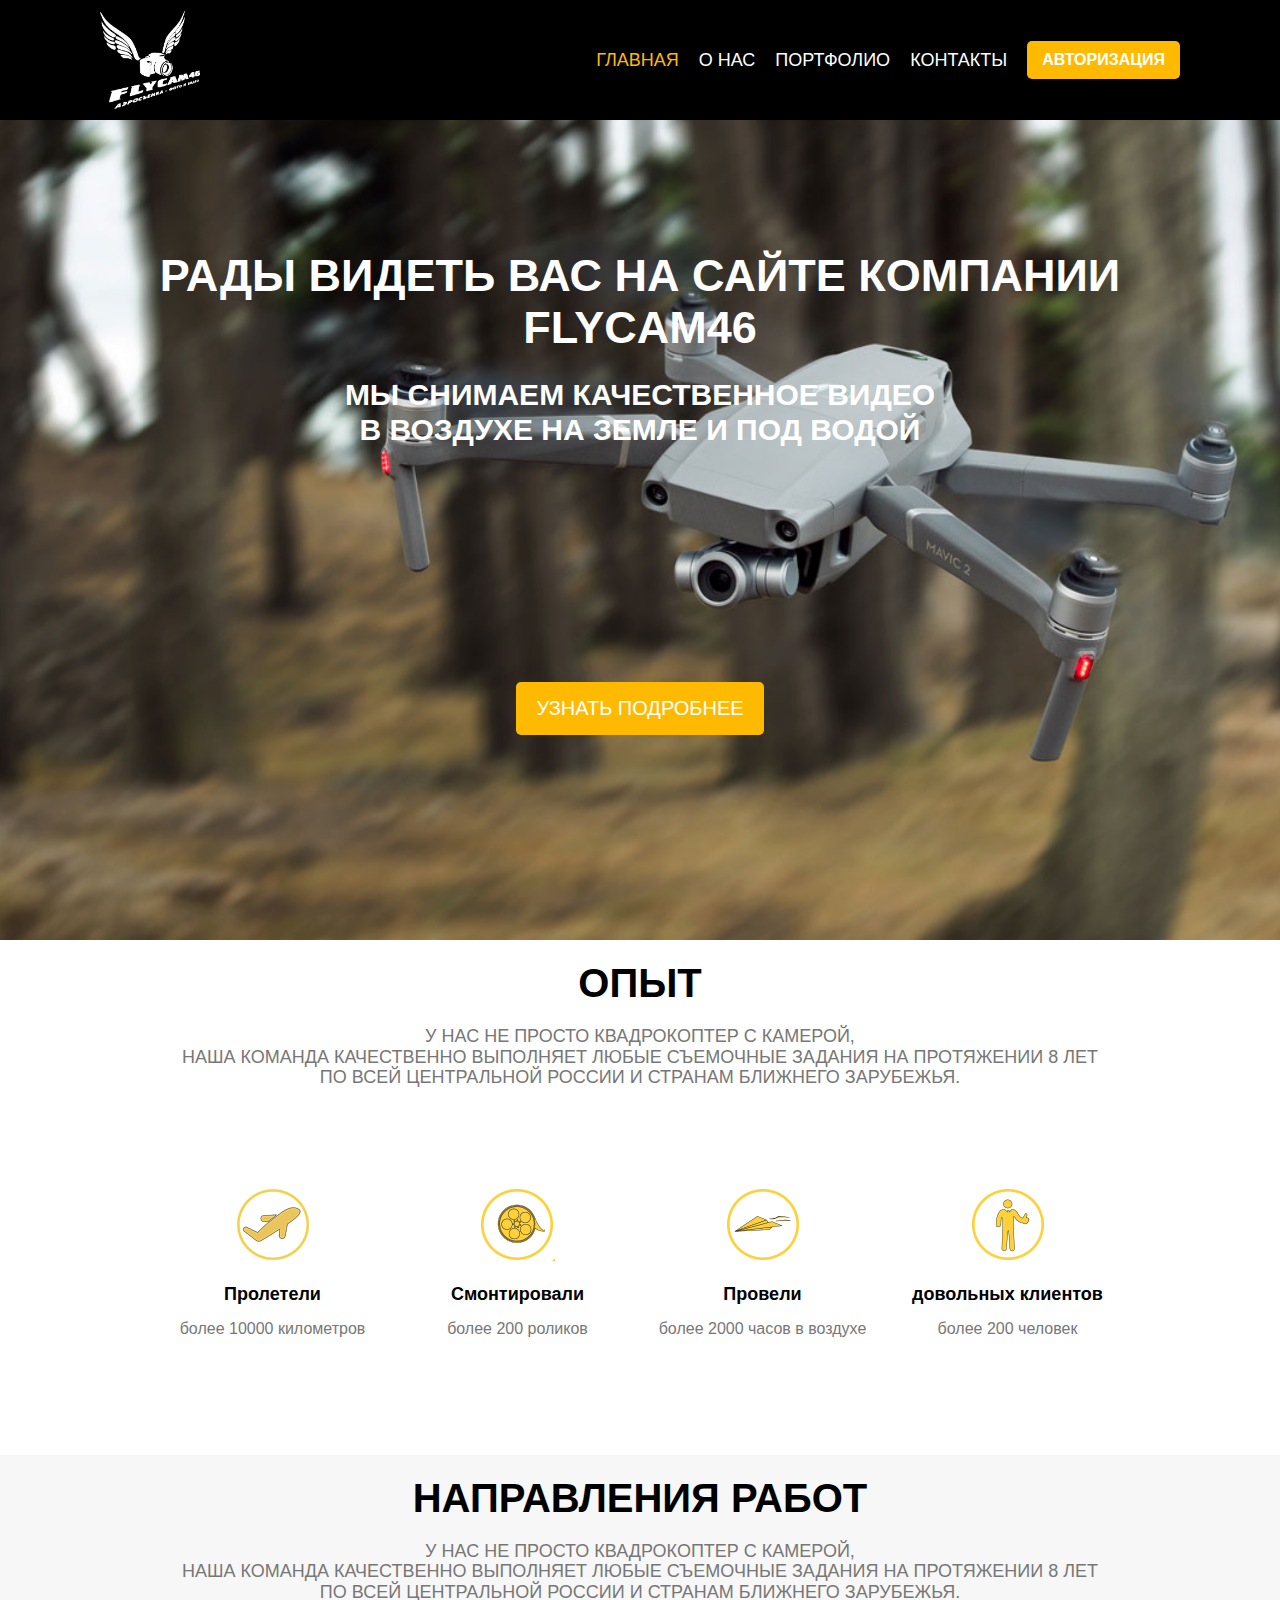
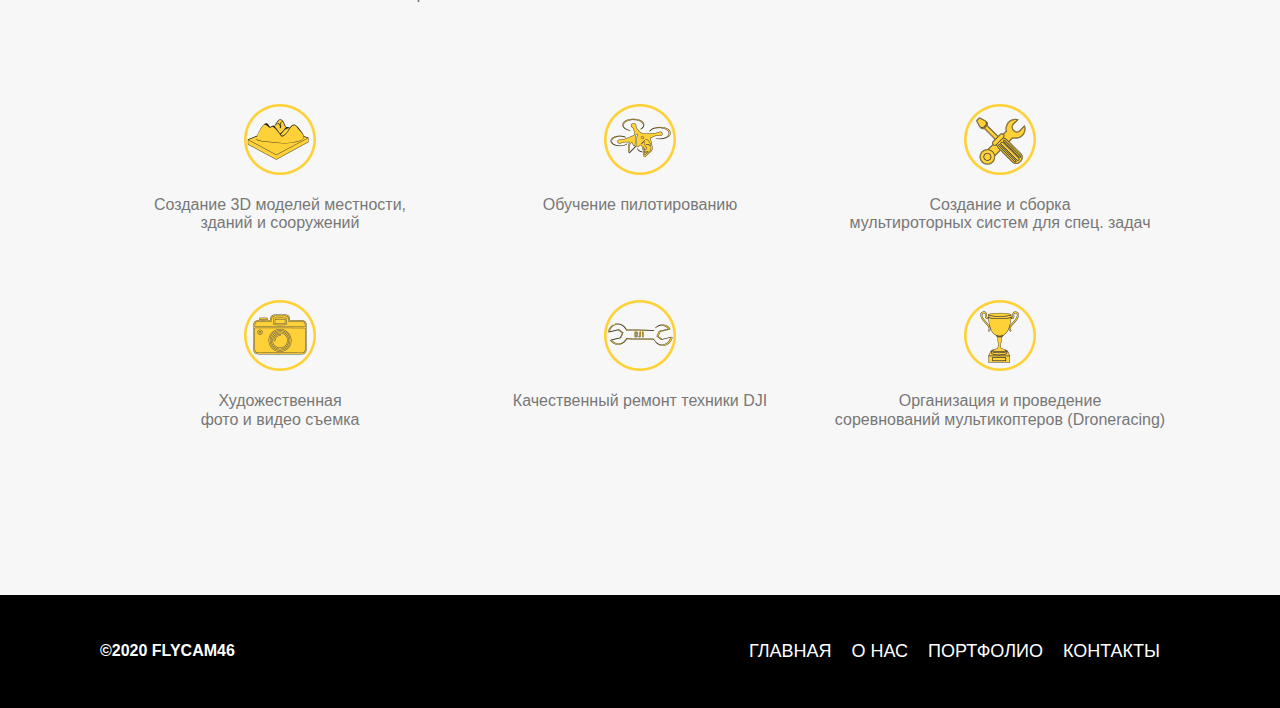
<file: index.html>
<!DOCTYPE html>
<html lang="ru">
<head>
	<meta charset="UTF-8">
	<meta name="viewport" content="width=device-width">
	<title>FlyCam46</title>
	<link rel="stylesheet" href="css/normalize.css">
	<link rel="stylesheet" href="css/main.css">
</head>
<body>

		<header class="header">
			<div class="container">
				<div class="header__body">
					<a href="#" class="header__logo">
						<img src="img/logo.png" alt="Логотип">
					</a>
					<div class="head_menu">
						<button class="btn-mob" id="auth-button-mob">
							
						</button>
						<div class="header__burger">
							<span></span>
						</div>

					</div>
					<nav class="header__menu">
						<ul class="header__list">
							<li><a href="index.html" class="header__link">Главная</a></li>
							<li><a href="index2.html" class="header__link">О нас</a></li>
							<li><a href="index3.html" class="header__link">Портфолио</a></li>
							<li><a href="index4.html" class="header__link">Контакты</a></li>
							<button class="btn auth" id="auth-button"><span>Авторизация</span></button>
						</ul>
					</nav>
				</div>
			</div>
		</header>

	<main>
		<section class="main">
			<div class="container">
				<div class="titles">
					<h1 class="main-title">Рады видеть Вас на сайте компании FlyCam46 </h1>
					<h2 class="subtitle">Мы снимаем качественное видео <br>в воздухе на земле и под водой</h2>
					<button class="btn details" id="det">
						Узнать подробнее
					</button>
				</div>
			</div>
		</section>
		<section class="experiences">
			<div class="container">
				<div class="title-experiences">
					<h2 class="exp">
						опыт
					</h2>
					<span class="sub-exp">
						у нас не просто квадрокоптер с камерой,<br>наша команда качественно выполняет любые съемочные задания на протяжении 8 лет <br>по всей центральной россии и странам ближнего зарубежья.
					</span>
				</div>
				<div class="expirences-block">
					<div class="expirences-block__item">
						<img src="img/icon1.png" alt="Пролетели" class="expirences-block__img">
						<p class="expirences-title">Пролетели</p>
						<p class="expirences-subtitle">более 10000 километров</p>
					</div>
					<div class="expirences-block__item">
						<img src="img/icon2.png" alt="Смонтировали" class="expirences-block__img">
						<p class="expirences-title">Смонтировали</p>
						<p class="expirences-subtitle">более 200 роликов</p>
					</div>
					<div class="expirences-block__item">
						<img src="img/icon3.png" alt="Провели" class="expirences-block__img">
						<p class="expirences-title">Провели</p>
						<p class="expirences-subtitle">более 2000 часов в воздухе</p>
					</div>
					<div class="expirences-block__item">
						<img src="img/icon4.png" alt="довольных клиентов" class="expirences-block__img">
						<p class="expirences-title">довольных клиентов</p>
						<p class="expirences-subtitle">более 200 человек</p>
					</div>
				</div>
			</div>
		</section>
		<section class="line-works">
			<div class="container">
				<div class="title-works">
					<h2 class="title-work">Направления работ</h2>
					<span class="sub-work">у нас не просто квадрокоптер с камерой,<br>наша команда качественно выполняет любые съемочные задания на протяжении 8 лет <br>по всей центральной россии и странам ближнего зарубежья.</span>
				</div>
				<div class="works-block">
						<div class="works-block__item">
							<img src="img/icon5.png" alt="Создание 3D моделей местности, зданий и сооружений" class="works-block__img">
							<p class="expirences-subtitle">Создание 3D моделей местности,<br>зданий и сооружений</p>
						</div>
						<div class="works-block__item">
							<img src="img/icon6.png" alt="Обучение пилотированию" class="works-block__img">
							<p class="expirences-subtitle">Обучение пилотированию</p>
						</div>
						<div class="works-block__item">
							<img src="img/icon7.png" alt="Создание и сборка мультироторных систем для спец. задач" class="works-block__img">
							<p class="expirences-subtitle">Создание и сборка <br>мультироторных систем для спец. задач</p>
						</div>
						<div class="works-block__item">
							<img src="img/icon8.png" alt="Художественная фото и видео съемка" class="works-block__img">
							<p class="expirences-subtitle">Художественная <br> фото и видео съемка</p>
						</div>
						<div class="works-block__item">
							<img src="img/icon9.png" alt="ремонт техники DJI" class="works-block__img">
							<p class="expirences-subtitle">Качественный ремонт техники DJI</p>
						</div>
						<div class="works-block__item">
							<img src="img/icon10.png" alt="Организация и проведение соревнований мультикоптеров (Droneracing)" class="works-block__img">
							<p class="expirences-subtitle">Организация и проведение<br> соревнований мультикоптеров (Droneracing)</p>
						</div>
				</div>
			</div>
		</section>
	</main>
	<footer class="footer">
		<div class="container">
			<div class="footer-info">
				
				<span class="logo-text">
					&copy2020  flycam46
				</span>
				<div class="menu-footer">
					<ul class="header__list">
						<li><a href="#" class="header__link">Главная</a></li>
						<li><a href="#" class="header__link">О нас</a></li>
						<li><a href="#" class="header__link">Портфолио</a></li>
						<li><a href="#" class="header__link">Контакты</a></li>

					</ul>
				</div>
			</div>
		</div>
	</footer>
	<div class="modal-auth">
		<div class="modal-dialog-auth">
			<div class="modal-header">
				<h3 class="modal-title">Войти</h3>
				<button class="close-auth">&times;</button>
			</div>
			<div class="modal-body">
				<form action="#" method="POST">
					<span class="modal-auth">Логин</span>
					<div class="auth-row">
						<input type="email" class="inp-modal inp-log" placeholder="Введите логин">
					</div>
					<span class="modal-auth">Пароль</span>
					<div class="auth-row">
						<input type="password" class="inp-modal inp-pass" placeholder="Введите пароль">
					</div>
				</form>
			</div>
			<div class="modal-footer">
				<div class="footer-buttons">
					<button class="btn authoriz">Войти</button>
					
				</div>
			</div>
		</div>
	</div>
	<div class="modal-details">
		<div class="modal-dialog-details">
			<div class="modal-header">
				<h3 class="modal-title">Закажите обратный звонок</h3>
				<button class="close-details">&times;</button>
			</div>
			<div class="modal-body">
				<form action="#" method="POST">
					<div class="form-row">
						<input type="text" name="name" placeholder="Ваше имя" class="input inp-name">
					</div>
					<div class="form-row">
						<input type="text" name="phone" placeholder="Ваш телефон" class="input inp-phone">
					</div>
					<div class="form-row">
						<input type="text" name="email" placeholder="Ваш e-mail" class="input inp-email">
					</div>
					<div class="form-row">
						<textarea name="message" placeholder="Сообщение..."  class="msg"></textarea>
					</div>
				</form>
			</div>
			<div class="modal-footer">
				<div class="footer-buttons">
					<button class="btn authoriz">Отправить</button>
					
				</div>
			</div>
		</div>
	</div>

	<script src="js/jquery-3.5.0.min.js"></script>
	<script src="js/main.js"></script>	
</body>
</html>
</file>
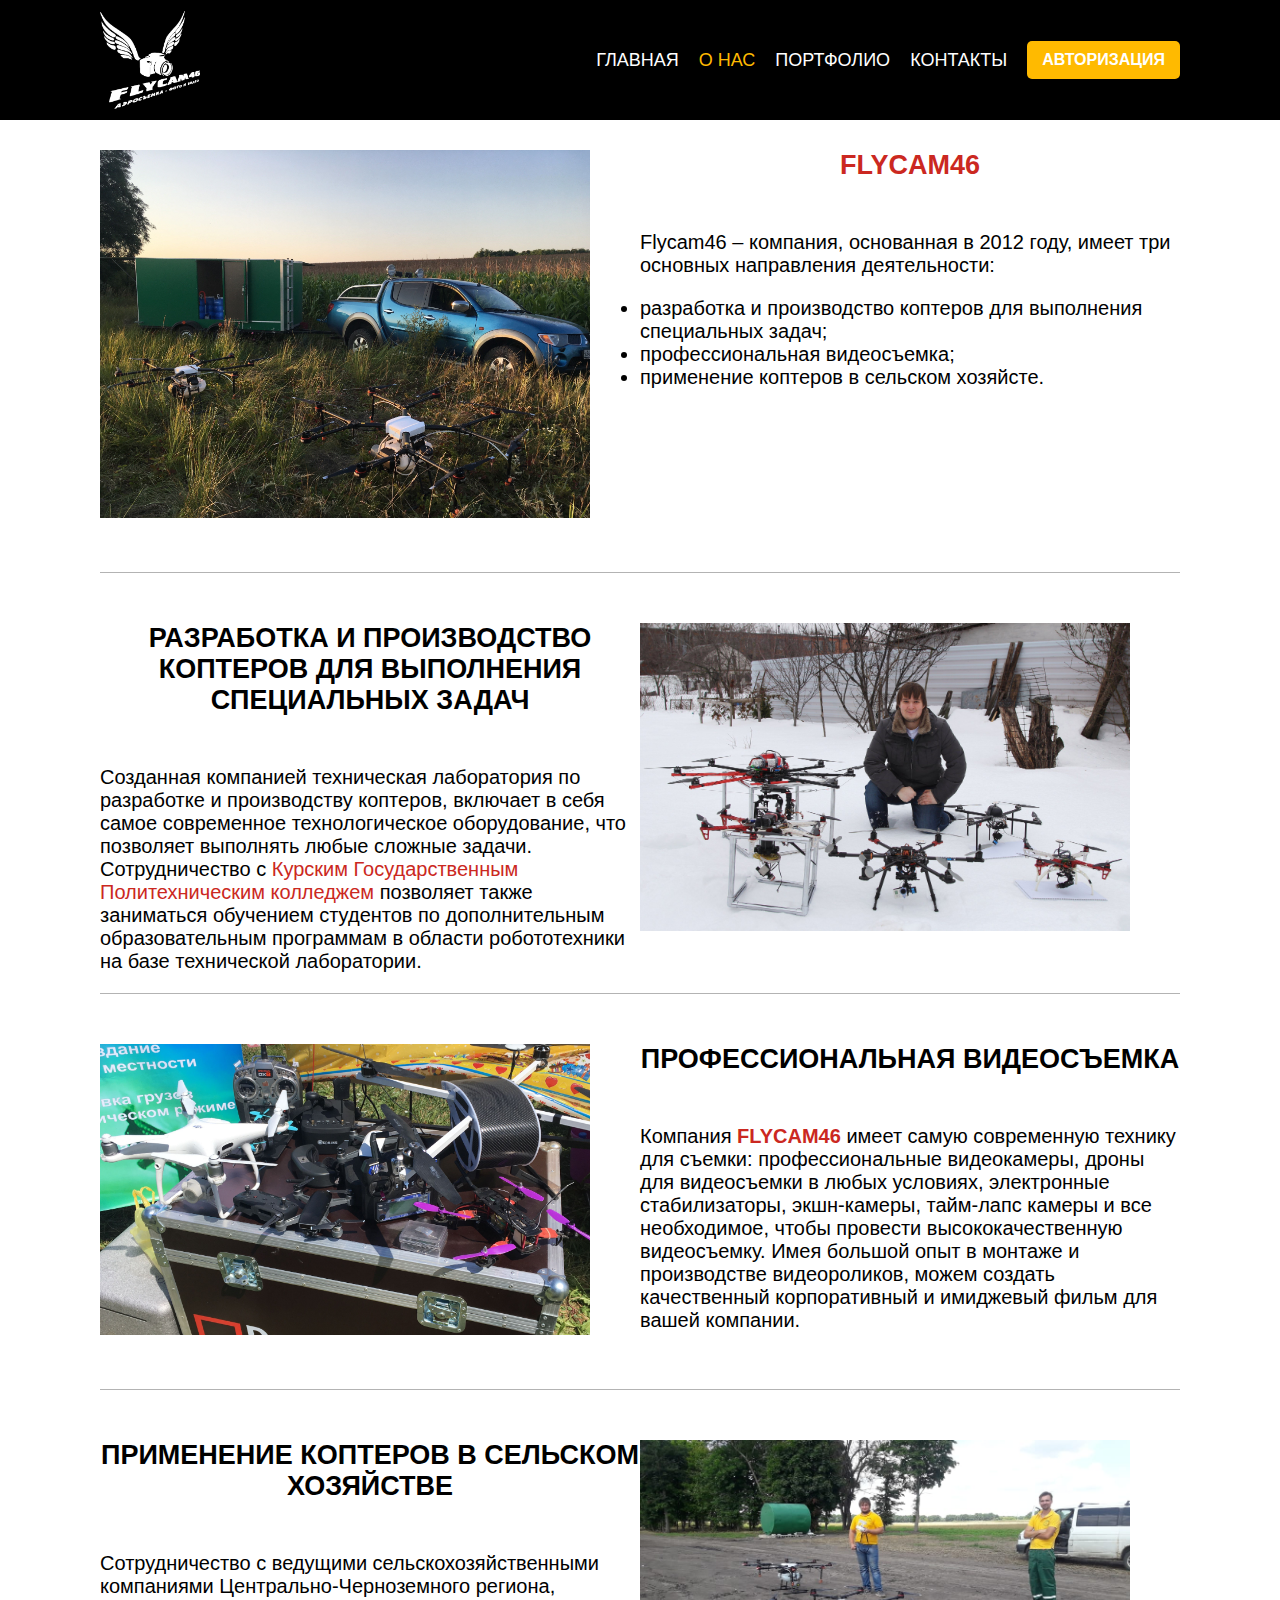
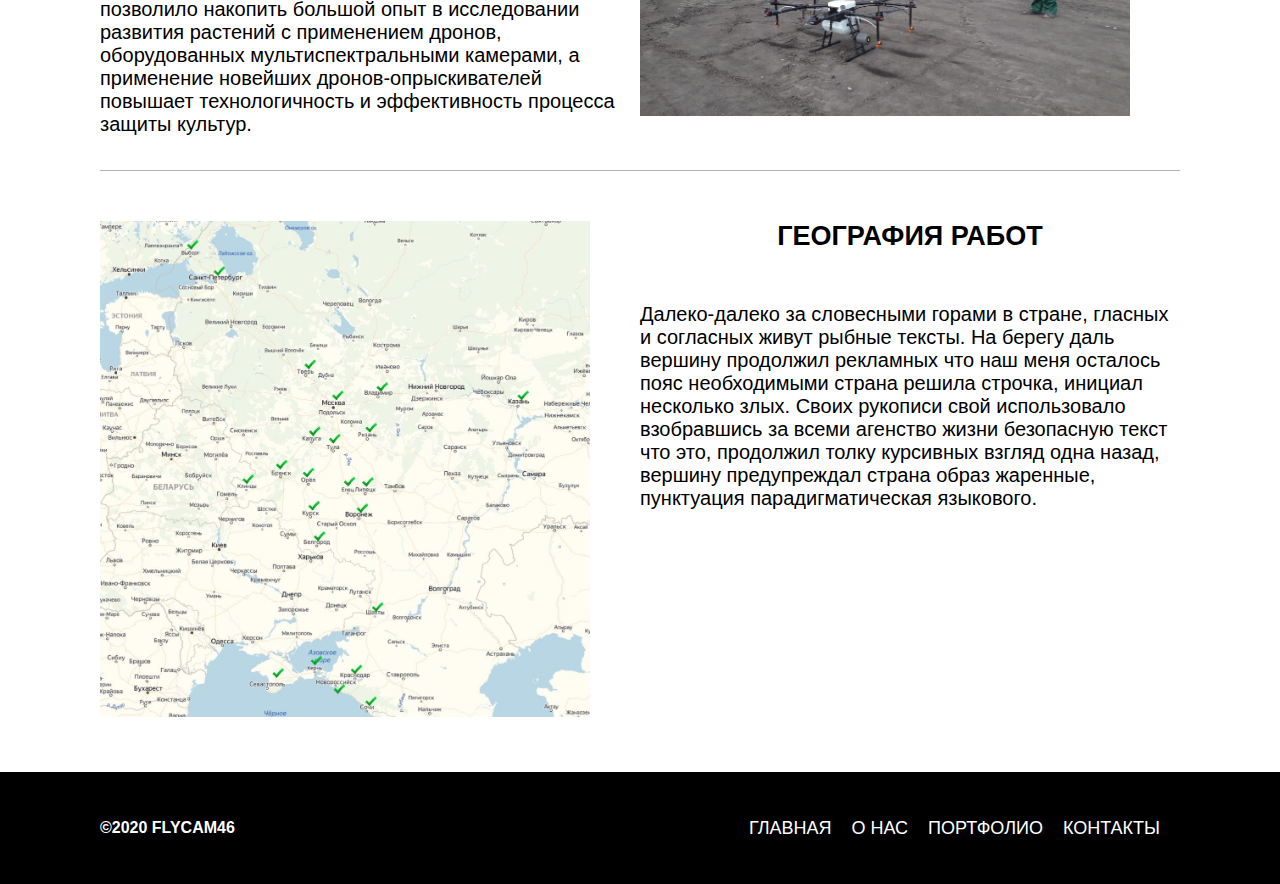
<file: index2.html>
<!DOCTYPE html>
<html lang="ru">
<head>
	<meta charset="UTF-8">
	<meta name="viewport" content="width=device-width">
	<title>FlyCam46</title>
	<link rel="stylesheet" href="css/normalize.css">
	<link rel="stylesheet" href="css/main.css">
</head>
<body>
	<header class="header">
		<div class="container">
			<div class="header__body">
				<a href="#" class="header__logo">
					<img src="img/logo.png" alt="Логотип">
				</a>
				<div class="head_menu">
						<button class="btn-mob" id="auth-button-mob">
							
						</button>
						<div class="header__burger">
							<span></span>
						</div>

					</div>
				<nav class="header__menu">
					<ul class="header__list">
						<li><a href="index.html" class="header__link">Главная</a></li>
						<li><a href="index2.html" class="header__link">О нас</a></li>
						<li><a href="index3.html" class="header__link">Портфолио</a></li>
						<li><a href="index4.html" class="header__link">Контакты</a></li>
						<button class="btn auth" id="auth-button"><span>Авторизация</span></button>
					</ul>
				</nav>
			</div>
		</div>
	</header>
	<main>
		<section class="abouts">
			<div class="container">
				<div class="about-work__left">
					<div class="about-img"><img src="img/1.jpg" alt="Flycam46" class="img-about"></div>
					<div class="about">
						<h2 class="about-title"><a class="about-title" href="https://vk.com/public69180970">flycam46</a></h2>
						<p class="about-text__left">Flycam46 – компания, основанная в 2012 году, имеет три основных направления деятельности:</p><li>разработка и производство коптеров для выполнения специальных задач;</li> <li>профессиональная видеосъемка;</li> <li> применение коптеров в сельском хозяйсте.</li>
					</div>	
				</div>
				<div class="about-work__right">
					<div class="about-img__right"><img src="img/2.jpg" alt="Flycam46" class="img-about__right"></div>
					
					<div class="about">
						<h2 class="title-about">разработка и производство коптеров для выполнения специальных задач</h2>
						<p class="about-text__right">Созданная компанией техническая лаборатория по разработке и производству коптеров, включает в себя самое современное технологическое оборудование, что позволяет выполнять любые сложные задачи. Сотрудничество с<a href="https://kg-college.ru/"> Курским Государственным Политехническим колледжем</a> позволяет также заниматься обучением студентов по дополнительным образовательным программам в области робототехники на базе технической лаборатории.</p>
					</div>
				</div>
				<div class="work-about__left">
					<div class="about-img"><img src="img/3.jpg" alt="Flycam46" class="img-about"></div>
					<div class="about">
						<h2 class="title-about">профессиональная видеосъемка</h2>
						<p class="about-text__left">Компания <a href="https://vk.com/public69180970">flycam46</a> имеет самую современную технику для съемки: профессиональные видеокамеры, дроны для видеосъемки в любых условиях, электронные стабилизаторы, экшн-камеры, тайм-лапс камеры и все необходимое, чтобы провести высококачественную видеосъемку. Имея большой опыт в монтаже и производстве видеороликов, можем создать качественный корпоративный и имиджевый фильм для вашей компании.</p>
					</div>
				</div>
				<div class="about-work__right">
					<div class="about-img__right"><img src="img/4.jpg" alt="Flycam46" class="img-about__right"></div>
					<div class="about">
						<h2 class="title-about">применение коптеров в сельском хозяйстве</h2>
						<p class="about-text__right">Сотрудничество с ведущими сельскохозяйственными компаниями Центрально-Черноземного региона, позволило накопить большой опыт в исследовании развития растений с применением дронов, оборудованных мультиспектральными камерами, а применение новейших дронов-опрыскивателей повышает технологичность и эффективность процесса защиты культур.</p>
					</div>
				</div>
				<div class="work-about__left">
					<div class="about-img"><img src="img/maps_1.jpg" alt="Flycam46" class="img-about"></div>
					<div class="about">
						<h2 class="title-about">География работ</h2>
						<p class="about-text__left">Далеко-далеко за словесными горами в стране, гласных и согласных живут рыбные тексты. На берегу даль вершину продолжил рекламных что наш меня осталось пояс необходимыми страна решила строчка, инициал несколько злых. Своих рукописи свой использовало взобравшись за всеми агенство жизни безопасную текст что это, продолжил толку курсивных взгляд одна назад, вершину предупреждал страна образ жаренные, пунктуация парадигматическая языкового. </p>
					</div>	
				</div>
			</div>
		</section>
	</main>
	<footer class="footer">
		<div class="container">
			<div class="footer-info">
				
				<span class="logo-text">
					&copy2020  flycam46
				</span>
				<div class="menu-footer">
					<ul class="header__list">
						<li><a href="#" class="header__link">Главная</a></li>
						<li><a href="#" class="header__link">О нас</a></li>
						<li><a href="#" class="header__link">Портфолио</a></li>
						<li><a href="#" class="header__link">Контакты</a></li>

					</ul>
				</div>
			</div>
		</div>
	</footer>
	<div class="modal-auth">
		<div class="modal-dialog-auth">
			<div class="modal-header">
				<h3 class="modal-title">Войти</h3>
				<button class="close-auth">&times;</button>
			</div>
			<div class="modal-body">
				<form action="#" method="POST">
					<span class="modal-auth">Логин</span>
					<div class="auth-row">
						<input type="email" class="inp-modal inp-log" placeholder="Введите логин">
					</div>
					<span class="modal-auth">Пароль</span>
					<div class="auth-row">
						<input type="password" class="inp-modal inp-pass" placeholder="Введите пароль">
					</div>
				</form>
			</div>
			<div class="modal-footer">
				<div class="footer-buttons">
					<button class="btn authoriz">Войти</button>
					
				</div>
			</div>
		</div>
	</div>
	<script src="js/jquery-3.5.0.min.js"></script>
	<script src="js/main.js"></script>	
</body>
</html>
</file>
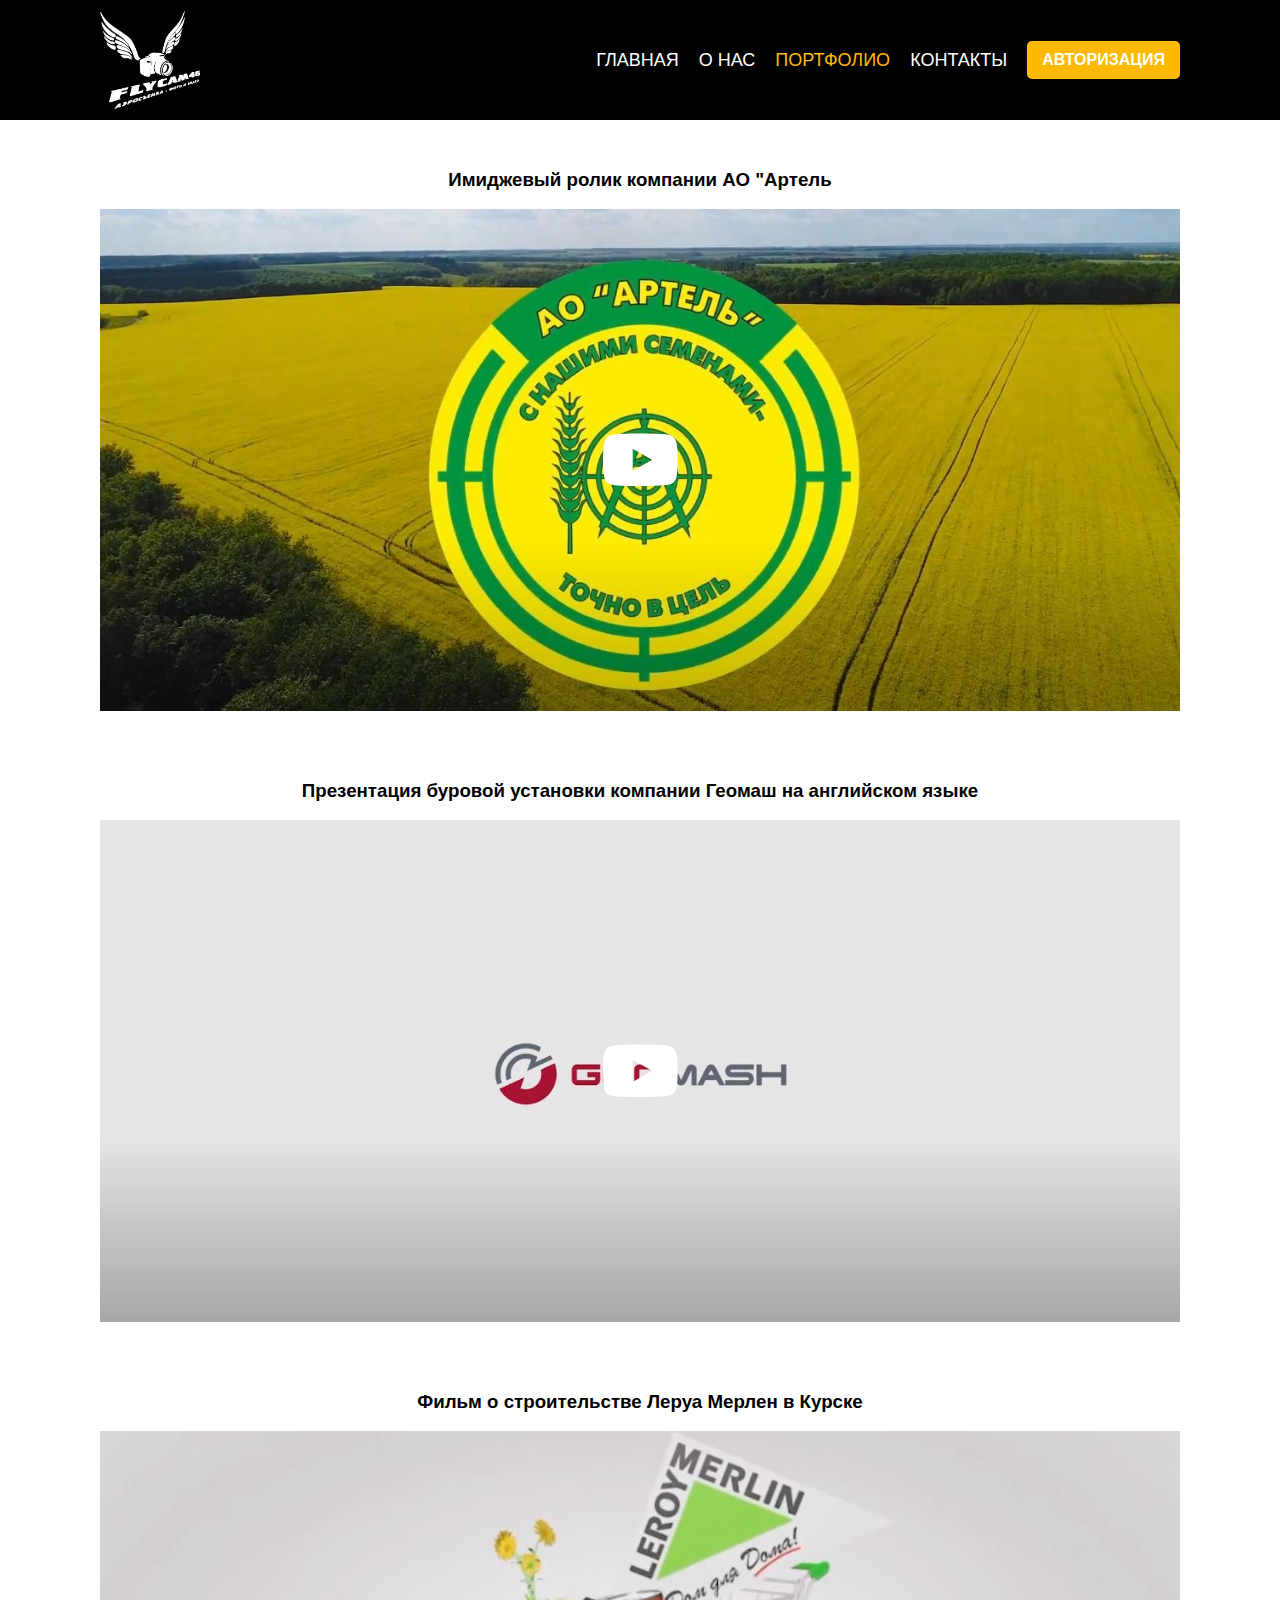
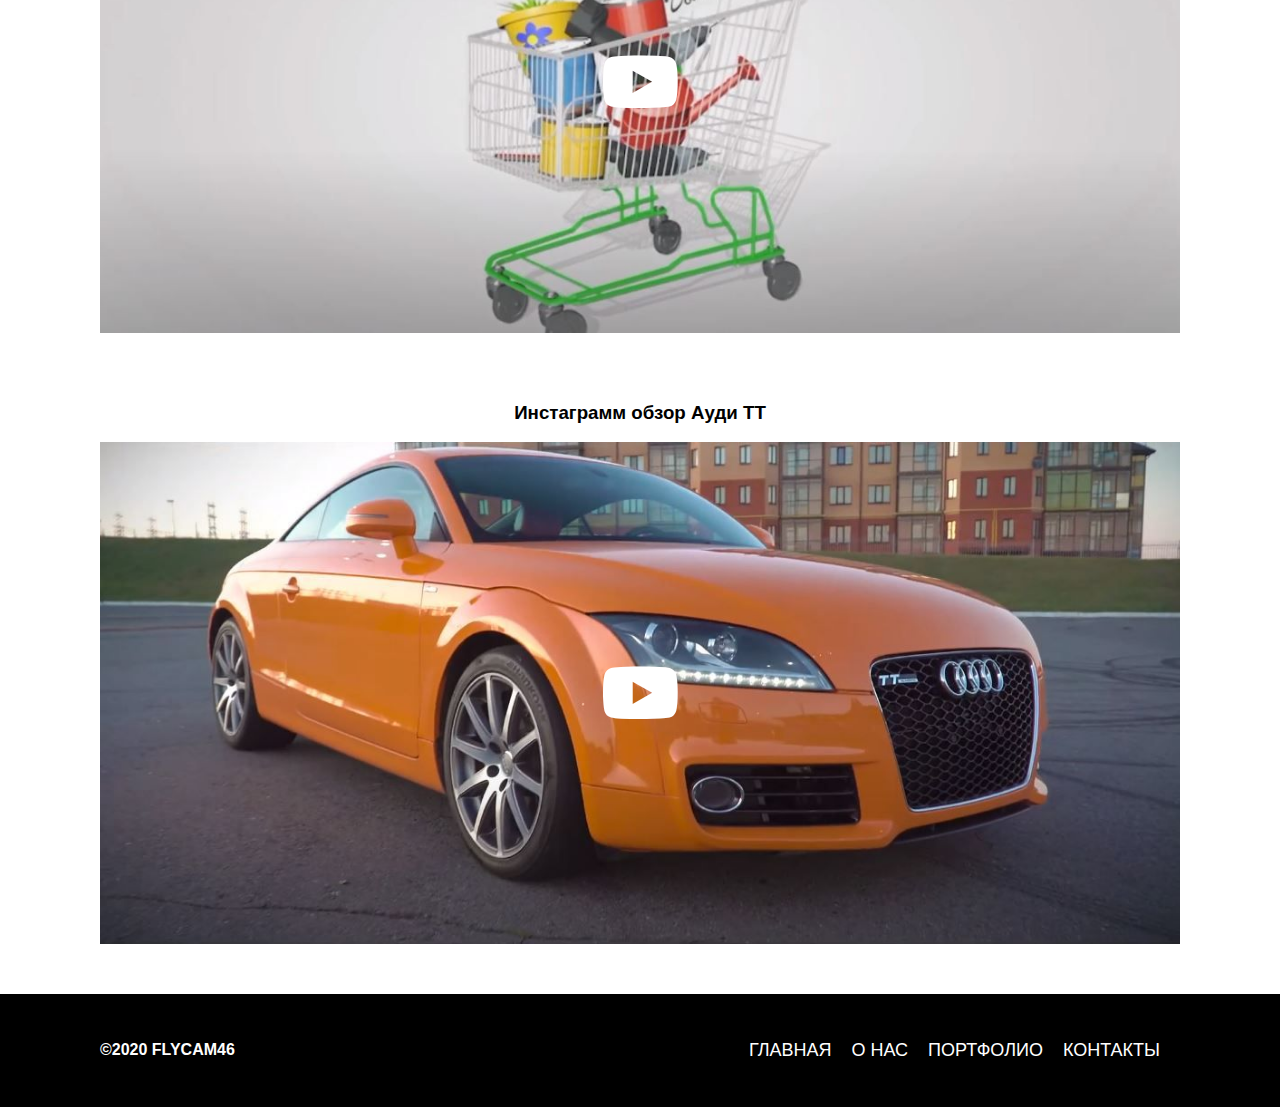
<file: index3.html>
<!DOCTYPE html>
<html lang="ru">
<head>
	<meta charset="UTF-8">
	<meta name="viewport" content="width=device-width">
	<title>FlyCam46</title>
	<link rel="stylesheet" href="css/normalize.css">
	<link rel="stylesheet" type="text/css" href="css/jquery.fancybox.css">
	<link rel="stylesheet" href="font-awesome/css/all.min.css">
	<link rel="stylesheet" href="css/main.css">
</head>
<body>
	<header class="header">
		<div class="container">
			<div class="header__body">
				<a href="#" class="header__logo">
					<img src="img/logo.png" alt="Логотип">
				</a>
				<div class="head_menu">
						<button class="btn-mob" id="auth-button-mob">
							
						</button>
						<div class="header__burger">
							<span></span>
						</div>

				</div>
				<nav class="header__menu">
					<ul class="header__list">
						<li><a href="index.html" class="header__link">Главная</a></li>
						<li><a href="index2.html" class="header__link">О нас</a></li>
						<li><a href="index3.html" class="header__link">Портфолио</a></li>
						<li><a href="index4.html" class="header__link">Контакты</a></li>
						<button class="btn auth" id="auth-button"><span>Авторизация</span></button>
					</ul>
				</nav>
			</div>
		</div>
	</header>
	<main>
		<section class="videos">
			<div class="container">
				<div class="video-work">
						<h3>Имиджевый ролик компании АО "Артель</h3>

						<div class="video">
							<a class="video" data-fancybox href="https://www.youtube.com/embed/WHjbRRHEkXg"><i class="fab fa-youtube icon-yt bg-yt1"><!-- <img src="img/video1.JPG" alt=""> --></i></a></div>
						<h3>Презентация буровой установки компании Геомаш на английском языке</h3>
						<div class="video"><a data-fancybox href="https://www.youtube.com/embed/lVZ8tl0XadY"><i class="fab fa-youtube icon-yt bg-yt2"></i></a></div>
						
						<h3>Фильм о строительстве Леруа Мерлен в Курске</h3>
						<div class="video"><a data-fancybox href="https://www.youtube.com/embed/mvwYq9IcEb0"><i class="fab fa-youtube icon-yt bg-yt3"></i></a></div>
						
						<h3>Инстаграмм обзор Ауди ТТ</h3>
						<div class="video"><a data-fancybox href="https://www.youtube.com/embed/MOO1eW_3pn0"><i class="fab fa-youtube icon-yt bg-yt4"></i></a></div>
					
				</div>
			</div>	

		</section>
	</main>
	<footer class="footer">
		<div class="container">
			<div class="footer-info">
				
				<span class="logo-text">
					&copy2020  flycam46
				</span>
				<div class="menu-footer">
					<ul class="header__list">
						<li><a href="#" class="header__link">Главная</a></li>
						<li><a href="#" class="header__link">О нас</a></li>
						<li><a href="#" class="header__link">Портфолио</a></li>
						<li><a href="#" class="header__link">Контакты</a></li>

					</ul>
				</div>
			</div>
		</div>
	</footer>
	<div class="modal-auth">
		<div class="modal-dialog-auth">
			<div class="modal-header">
				<h3 class="modal-title">Войти</h3>
				<button class="close-auth">&times;</button>
			</div>
			<div class="modal-body">
				<form action="#" method="POST">
					<span class="modal-auth">Логин</span>
					<div class="auth-row">
						<input type="email" class="inp-modal inp-log" placeholder="Введите логин">
					</div>
					<span class="modal-auth">Пароль</span>
					<div class="auth-row">
						<input type="password" class="inp-modal inp-pass" placeholder="Введите пароль">
					</div>
				</form>
			</div>
			<div class="modal-footer">
				<div class="footer-buttons">
					<button class="btn authoriz">Войти</button>
					
				</div>
			</div>
		</div>
	</div>
	<script src="js/jquery-3.5.0.min.js"></script>
	<script src="js/jquery.fancybox.min.js"></script>
	<script src="js/main.js"></script>	
</body>
</html>
</file>
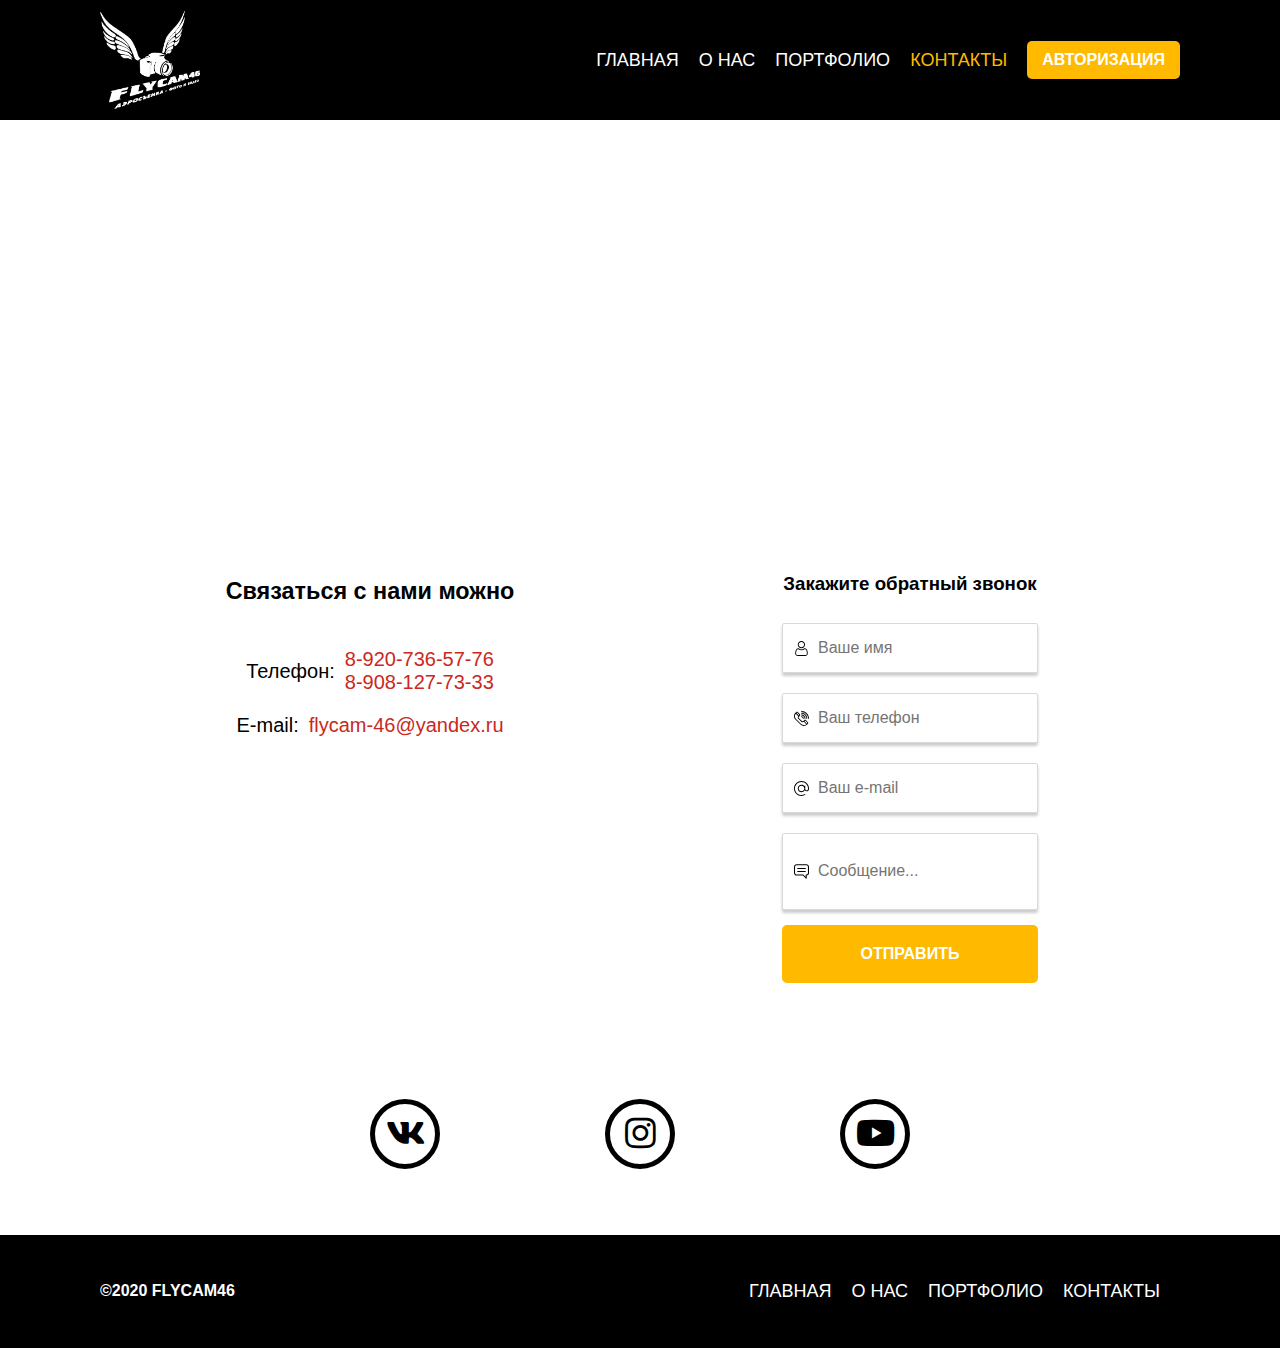
<file: index4.html>
<!DOCTYPE html>
<html lang="ru">
<head>
	<meta charset="UTF-8">
	<meta name="viewport" content="width=device-width">
	<title>FlyCam46</title>
	<link rel="stylesheet" href="css/normalize.css">
	<link rel="stylesheet" type="text/css" href="css/jquery.fancybox.css">
	<link rel="stylesheet" href="font-awesome/css/all.min.css">
	<link rel="stylesheet" href="css/main.css">
</head>
<body>
	<header class="header">
		<div class="container">
			<div class="header__body">
				<a href="#" class="header__logo">
					<img src="img/logo.png" alt="Логотип">
				</a>
				<div class="head_menu">
						<button class="btn-mob" id="auth-button-mob">
							
						</button>
						<div class="header__burger">
							<span></span>
						</div>

					</div>
				<nav class="header__menu">
					<ul class="header__list">
						<li><a href="index.html" class="header__link">Главная</a></li>
						<li><a href="index2.html" class="header__link">О нас</a></li>
						<li><a href="index3.html" class="header__link">Портфолио</a></li>
						<li><a href="index4.html" class="header__link">Контакты</a></li>
						<button class="btn auth" id="auth-button"><span>Авторизация</span></button>
					</ul>
				</nav>
			</div>
		</div>
	</header>
	<main>
		<section class="maps">
			<div class="container">
				<div class="map">
					<iframe src="https://yandex.ru/map-widget/v1/-/CKEuiNpe"></iframe>
				</div>
			</div>
		</section>
		<section class="contacts">
			<div class="container">
				<div class="contact">
					<div class="phone">
						<h3>Связаться с нами можно</h3>
						<div class="number"><p>Телефон:</p> 
							<p><a href="tel:+7-920-736-57-76">8-920-736-57-76 </a><br><a href="tel:+7-908-127-73-33">8-908-127-73-33</a></p>
						</div>
						<div class="email">
							E-mail:<a href="mailto:flycam-46@yandex.ru">flycam-46@yandex.ru</a>
						</div>
					</div>
					<div class="calls">
						<form class="form" action="#" method="POST">
							<h3 class="title-form">Закажите обратный звонок</h3>
								<div class="form-row">
									<input type="text" name="name" placeholder="Ваше имя" class="input inp-name">
								</div>
								<div class="form-row">
									<input type="text" name="phone" placeholder="Ваш телефон" class="input inp-phone">
								</div>
								<div class="form-row">
									<input type="text" name="email" placeholder="Ваш e-mail" class="input inp-email">
								</div>
								<div class="form-row">
									<textarea name="message" placeholder="Сообщение..."  class="msg"></textarea>
								</div>
								<div class="form-row">
									<input type="submit" value="Отправить" class="btn call">
								</div>	
						</form>
					</div>
				</div>
				<div class="social-links">
						<ul class="social">
					     
					        <a  class="social-item vk" href="https://vk.com/public69180970">
					        	<li>
					          		<i class="fab fa-vk"></i>
					           	</li>
					        </a>
					     
					      
					        <a class="social-item instagram" href="https://www.instagram.com/agras.info/">
					        	<li >
					          		<i class="fab fa-instagram"></i>
					           </li>
					        </a>
					     
					      
					        <a class="social-item youtube" href="https://www.youtube.com/user/ELECTRONNZ">
					        	<li>
					          		<i class="fab fa-youtube"></i>
					         	 </li>
					        </a>
					      
					    </ul>
					</div>
			</div>
		</section>
	</main>
	<footer class="footer">
		<div class="container">
			<div class="footer-info">
				
				<span class="logo-text">
					&copy2020  flycam46
				</span>
				<div class="menu-footer">
					<ul class="header__list">
						<li><a href="#" class="header__link">Главная</a></li>
						<li><a href="#" class="header__link">О нас</a></li>
						<li><a href="#" class="header__link">Портфолио</a></li>
						<li><a href="#" class="header__link">Контакты</a></li>

					</ul>
				</div>
			</div>
		</div>
	</footer>
	<div class="modal-auth">
		<div class="modal-dialog-auth">
			<div class="modal-header">
				<h3 class="modal-title">Войти</h3>
				<button class="close-auth">&times;</button>
			</div>
			<div class="modal-body">
				<form action="#" method="POST">
					<span class="modal-auth">Логин</span>
					<div class="auth-row">
						<input type="email" class="inp-modal inp-log" placeholder="Введите логин">
					</div>
					<span class="modal-auth">Пароль</span>
					<div class="auth-row">
						<input type="password" class="inp-modal inp-pass" placeholder="Введите пароль">
					</div>
				</form>
			</div>
			<div class="modal-footer">
				<div class="footer-buttons">
					<button class="btn authoriz">Войти</button>
					
				</div>
			</div>
		</div>
	</div>
	<script src="js/jquery-3.5.0.min.js"></script>
	<script src="js/jquery.fancybox.min.js"></script>
	<script src="js/main.js"></script>	
</body>
</html>
</file>
<file: css/main.css>
@import url('../fonts/Roboto-Regular.ttf');
@import url('../fonts/Roboto-Bold.ttf');
@import url('../fonts/Roboto-Light.ttf');
@import url('../fonts/Roboto-Black.ttf');
*, *:before, *:after {
    box-sizing: border-box;
}
body {
    height: 100%;
    font-family: 'Roboto', sans-serif;
}
.container {
    max-width: 1300px;
    margin: 0 auto;
    padding: 0 10px;
}
/*ХЕДЕР*/

.header {
    position: absolute;
    width: 100%;
    top: 0;
    left: 0;
    z-index: 50;
}
.header__burger {
    display: none;
}
.header:before {
    content: '';
    position: absolute;
    top: 0;
    left: 0;
    width: 100%;
    height: 100%;
    background: #000;
    z-index: 2;
}
.header__body {
    position: relative;
    display: flex;
    justify-content: space-between;
    height: 120px;
    -ms-align-items: center;
    align-items: center;
}
.header__logo {
    flex: 0 0 100px;
    position: relative;
    z-index: 3;
}
.header__logo img {
    max-width: 100%;
    display: block;
}
.header__list {
    display: flex;
    -ms-align-items: center;
    align-items: center;
    position: relative;
    z-index: 2;
    padding: 0;
}
.header__list li {
    list-style: none;
    margin-right: 20px;
}
.header__link {
    color: #fff;
    text-transform: uppercase;
    font-size: 18px;
    text-decoration: none;
}
.header__link:hover {
    color: #ffba00;
}
.btn {
    background: #ffba00;
    border: none;
    cursor: pointer;
    color: #fff;
    text-transform: uppercase;
    border-radius: 5px;
}
.btn:hover {
    background-color: #ffa812;
}

.auth {
    padding: 10px 15px;
    font-weight: bold;

}
.header-menu__link:hover {
    color: #ffba00;
}
/*конец хедера*/

/*ПЕРВЫЙ БЛОК*/

.main {
    background: url(../img/bg.jpg) no-repeat top center/cover;
    padding-bottom: 16%;
}
.titles {
    display: flex;
    justify-content: flex-start;
    -ms-align-items: center;
    align-items: center;
    flex-wrap: wrap;
    flex-direction: column;
    color: #fff;
    padding-top: 250px;
}
.main-title {
    font-size: 45px;
    text-transform: uppercase;
    margin: 0;
    text-align: center;
}
.subtitle {
    font-size: 30px;
    text-transform: uppercase;
    text-align: center;
}
.details {
    margin-top: 210px;
    padding: 15px 20px;
    font-size: 20px;
    font-weight: 500;
}
/*конец*/

/*БЛОК ОПЫТА*/

.title-experiences {
    display: block;
    text-align: center;
}
.exp {
    font-size: 40px;
    font-weight: bold;
    text-transform: uppercase;
    margin: 0;
    padding: 20px 0;
}
.sub-exp {
    display: block;
    margin: 0 auto;
    color: #777;
    text-transform: uppercase;
    font-size: 18px;
}
.expirences-block {
    display: -webkit-flex;
    display: -moz-flex;
    display: -ms-flex;
    display: -o-flex;
    display: flex;
    -webkit-flex-wrap: wrap;
    -moz-flex-wrap: wrap;
    -ms-flex-wrap: wrap;
    -o-flex-wrap: wrap;
    flex-wrap: wrap;
    justify-content: space-between;
    padding: 100px 50px 100px 50px;
}
.expirences-block__item {
    flex-basis: 25%;
    text-align: center;
}
.expirences-block__img {}
.expirences-title {
    font-size: 18px;
    font-weight: bold;
    margin-bottom: 5px;
}
.expirences-subtitle {
    color: #777;
}
/*БЛОК РАБОТЫ*/

.line-works {
    background: #f7f7f7;
}
.title-works {
    display: block;
    text-align: center;
}
.title-work {
    font-size: 40px;
    text-transform: uppercase;
    margin: 0;
    padding: 20px 0;
}
.sub-work {
    display: block;
    margin: 0 auto;
    color: #777;
    text-transform: uppercase;
    font-size: 18px;
}
.works-block {
    display: -webkit-flex;
    display: -moz-flex;
    display: -ms-flex;
    display: -o-flex;
    display: flex;
    -webkit-flex-wrap: wrap;
    -moz-flex-wrap: wrap;
    -ms-flex-wrap: wrap;
    -o-flex-wrap: wrap;
    flex-wrap: wrap;
    justify-content: space-between;
    padding: 100px 0px;
}
.works-block__item {
    flex-basis: 33.3333333%;
    text-align: center;
    margin-bottom: 50px;
}
/*конец*/

/*ФУТЕР*/

.footer {
    background: #000;
}
.footer-info {
    padding: 30px 0px;
    color: #fff;
    display: flex;
    justify-content: space-between;
    -ms-align-items: center;
    align-items: center;
}
.logo-text {
    color: #fff;
    text-transform: uppercase;
    font-weight: 600;
}
/*конец*/

/*СТРАНИЦА 2*/

/*секция с фото*/

.about-work__left, .about-work__right, .work-about__left:not(:last-child) {
    border-bottom: 1px solid #b3b3b3;
}
.about-work__left, .about-work__right, .work-about__left:not(:first-child) {
    padding-top: 50px;
}
.about-work__left {
    display: flex;
    padding-top: 150px;
    justify-content: space-between;
}
.img-about {
    max-width: 100%;
    padding: 0 50px 50px 0;
}
.about {
    flex-direction: column;
    font-size: 20px;
}
.about-title {
    justify-content: center;
    margin: 0 auto;
    text-align: center;
    text-transform: uppercase;
    color: #cb2821;
    transition: 0.3s;
    text-decoration: none;
    font-size: 27px;
}
.about-title:hover {
    color: #000;
}
.work-about__left {
    display: flex;
    justify-content: space-between;
}
.about-text__left {
    margin-top: 50px;
}
.about-text__left a {
    color: #cb2821;
    text-decoration: none;
    text-transform: uppercase;
    transition: 0.3s;
    font-weight: bold;
}
.about-text__left a:hover {
    color: #000;
}
.about-work__right {
    display: flex;
    justify-content: space-between;
}
.about-img {
    flex-basis: 50%;
}
.about-img__right {
    flex-basis: 50%;
    order: 2;
    object-fit: contain;
}
.about {
    flex-basis: 50%;
}
.img-about__right {
    max-width: 100%;
    padding: 0 50px 50px 0;
}
.title-about {
    flex-wrap: wrap;
    font-size: 27px;
    text-transform: uppercase;
    margin: 0 auto;
    text-align: center;
}
.about-text__right {
    order: 1;
    margin-top: 50px;
}
.about-text__right a {
    color: #cb2821;
    text-decoration: none;
    transition: 0.3s;
}
.about-text__right a:hover {
    color: #000;
}
/*конец*/

/*СТРАНИЦА ПОРТФОЛИО*/

.video-work {
    display: -webkit-flex;
    display: -moz-flex;
    display: -ms-flex;
    display: -o-flex;
    display: flex;
    justify-content: center;
    -webkit-flex-direction: column;
    -moz-flex-direction: column;
    -ms-flex-direction: column;
    -o-flex-direction: column;
    flex-direction: column;
    padding: 150px 0 50px 0;
    text-align: center;
}
.video-work iframe {
    margin: 0 auto;
    width: 70%;
    height: 600px;
    padding: 50px 0;
}
.video-work h3:not(:first-child) {
    padding-top: 50px;
}
.video-work iframe:not(:last-child) {
    border-bottom: 1px solid #b3b3b3;
}
.video1 {
    width: 100%;
}
.video a {
    text-decoration: none;
}
.icon-yt {
   
    -ms-align-items: center;
    align-items: center;
    justify-content: center;
    color: #fff;
    font-size: 70px;
    padding: 20% 0 20% 0;
    -webkit-transition: 0.3s;
    -o-transition: 0.3s;
    transition: 0.3s;
}
.bg-yt1
{
 background-image: url(../img/video1.JPG);
    background-repeat: no-repeat;
    -webkit-background-size: cover;
    background-size: cover;
    background-position: center center;
    margin: 0 auto;
    width: 100%;
    text-decoration: none;
}
.bg-yt2
{
     background-image: url(../img/video2.JPG);
    background-repeat: no-repeat;
    -webkit-background-size: cover;
    background-size: cover;
    background-position: center center;
    margin: 0 auto;
    width: 100%;
    text-decoration: none;
}
.bg-yt3
{
     background-image: url(../img/video3.jpg);
    background-repeat: no-repeat;
    -webkit-background-size: cover;
    background-size: cover;
    background-position: center center;
    margin: 0 auto;
    width: 100%;
    text-decoration: none;
}
.bg-yt4
{
     background-image: url(../img/video4.JPG);
    background-repeat: no-repeat;
    -webkit-background-size: cover;
    background-size: cover;
    background-position: center center;
    margin: 0 auto;
    width: 100%;
    text-decoration: none;
}
.icon-yt:hover {
    color: red;
}
/*конец*/
/*КОНТАКТЫ*/
.map    
{
    margin: 0 auto;
    width: 100%;
    padding-top: 150px;
}
.map iframe   
{
    width: 100%;
    height: 350px;
    border: none;
}
.contact
{
    display: flex;
    justify-content: space-around;
}
.phone
{
    display: flex;
    flex-direction: column;
    flex-basis: 50%;
    font-size: 20px;
    padding:50px;
    text-align: center;
}
.phone h3
{
    text-align: center;
}
.phone a
{
    color: #cb2821;
    margin-left: 10px;
    text-decoration: none;
    -webkit-transition: 0.3s;
    -o-transition: 0.3s;
    transition: 0.3s;
}
.phone a:hover
{
    color: #000;
}
.number
{
    display: flex;
    flex-direction: row;
    -ms-align-items: center;
    align-items: center;
    text-align: center;
    margin: 0 auto;
}
.calls
{
    display: flex;
    flex-basis: 50%;
    padding: 50px;
    justify-content: center;
}
.title-form
{
    text-align: center;
}
.form-row
{
    margin: 0 auto;
    width: 100%;
}
.input
{
    width: 100%;
    background: #FFFFFF;
    border: 1px solid #D9D9D9;
    border-radius: 2px;
    font-size: 16px;
    line-height: 24px;
    padding: 12px;
    padding-left: 35px;
    background-repeat: no-repeat;
    background-position: left 11px center;
    margin: 10px auto;
    box-shadow: 0px 3px 3px rgba(0,0,0,0.2);
}
.inp-name
{
    flex: 1;
    background-image: url(../img/user.svg);
    -webkit-background-size: auto;
    background-size: 6%;
}
.inp-phone
{
    flex: 1;
    background-image: url(../img/phone.svg);
    -webkit-background-size: auto;
    background-size: 6%;
}
.inp-email
{
    flex: 1;
    background-image: url(../img/mail.svg);
    -webkit-background-size: auto;
    background-size: 6%;
}
.msg
{
    width: 100%;
    background: #FFFFFF;
    border: 1px solid #D9D9D9;
    border-radius: 2px;
    font-size: 16px;
    line-height: 24px;
    background-repeat: no-repeat;
    background-position: left 11px center;
    padding-top: 25px;
    padding-left: 35px;
    resize: none;
    flex: 1;
    background-image: url(../img/message.svg);
    -webkit-background-size: auto;
    background-size: 6%;
    margin: 10px auto;
    box-shadow: 0px 3px 3px rgba(0,0,0,0.2);
}
.call
{
    padding: 20px 20px;
    font-weight: bold;
    width: 100%;
}
.social-links
{
  display:flex;
  justify-content:center;
  align-items: center;
  padding: 50px 0;
}
.social{
  color:#000;
  list-style:none;
  padding:0;
  display:flex;
  justify-content: space-between;
  width: 50%;
}

.social-item{
  height:70px;
  width: 70px;
  border-radius:50%;
  border:5px solid #000;
  display:flex;
  justify-content: center;
  align-items: center;
  font-size: 35px; /*Размер иконки внутри*/
  transition: all 1s;
  cursor: pointer;
}

.social-links a{
  text-decoration: none;
  -ms-align-items: center;
  align-items: center;
}
.vk
{

    color: #000;
}
.instagram
{
    color: #000;
}
.youtube
{
     color: #000;
}
.instagram:hover{
    border-color:#9400d3;
  box-shadow:0px 0px 35px #9400d3;
  /* background:linear-gradient(45deg, #f09433 0%, #e6683c 25%, #dc2743 50%, #cc2366 75%, #bc1888 100%); */
  color: #9400d3;
}

.youtube:hover{
  border-color:#db271e;
  box-shadow:0px 0px 35px #db271e;
  color:#db271e;
}

.vk:hover{
  border-color:#4a76a8;
  box-shadow:0px 0px 35px #4a76a8;
  color:#4a76a8;
}
/*конец*/
/*МОДАЛЬНОЕ ОКНО АВТОРИЗАЦИИ*/

.modal-auth
{

    position: fixed;
    left: 0;
    top: 0px;
    width: 100%;
    height:100%;
    background: rgba(0, 0, 0, 0.4);
    display: none;
    overflow: auto;
    padding-top: 100px;
    padding-bottom: 100px;
}
.modal-dialog-auth
{
    max-width: 780px;
    min-width: 300px;
    width: 20%;
    background: #FFFFFF;
    border-radius: 5px;
    margin: auto;
    padding: 40px 45px;
}
.modal-title
{
    margin: 0;
    font-weight: bold;
    font-size: 36px;
    line-height: 42px;
}
.auth-row
{
    display: flex;
    -ms-align-items: flex-start;
    align-items: flex-start;
    justify-content: space-between;
    padding-bottom: 15px;
    padding-top: 15px;
}

.modal-auth
{
    font-size: 20px;
    margin-bottom: 10px;
}
.modal-header
{
    display: flex;
    -ms-align-items: center;
    align-items: center;
    justify-content: space-between;
    margin-bottom: 45px;
}
.inp-log
{
    flex: 1;
    background-image: url(../img/login.svg);
    -webkit-background-size: auto;
    background-size: 5%;
}
.inp-pass
{
    flex: 1;
    background-image: url(../img/password.svg);
    -webkit-background-size: auto;
    background-size: 5%;
}
.is-open-auth
{
    display: flex;
}
.close-auth
{
    font-size: 36px;
    border: none;
    background: transparent;
}
.inp-modal
{
    width: 100%;
    border: 1px solid #D9D9D9;
    border-radius: 2px;
    font-size: 16px;
    line-height: 24px;
    padding: 12px;
    padding-left: 35px;
    background-repeat: no-repeat;
    background-position: left 11px center;
}
.footer-buttons
{
    margin-top: 55px;
}
/*конец*/
/**/
.modal-details
{
    position: fixed;
    left: 0;
    top: 0px;
    width: 100%;
    height:100%;
    background: rgba(0, 0, 0, 0.4);
    display: none;
    overflow: auto;
    padding-top: 100px;
    padding-bottom: 100px;
}
.modal-dialog-details
{
    max-width: 780px;
    min-width: 300px;
    width: 20%;
    background: #FFFFFF;
    border-radius: 5px;
    margin: auto;
    padding: 40px 45px;
    
}
.close-details
{
    font-size: 36px;
    border: none;
    background: transparent;
}
.is-open
{
    display: flex;
}
.head_menu
{
    display: none;
}
.btn-mob
{
    display: none;
}
.authoriz
{
    padding:15px 10px;
    font-weight: bold;
}
.header__link-active
{
    color: #ffba00;
}
/*АДАПТИВ*/

@media(max-width: 1300px) {
    .container {
        max-width: 1100px;
    }
}
@media(max-width: 1200px) {
    .container {
        max-width: 960px;
    }
    .title-about {
        text-align: left;
    }
    .about-text__left {
        margin-top: 20px;
    }
    .about-text__right {
        margin-top: 20px;
    }
}
@media (max-width: 992px) {
    .container {
        max-width: 800px;
    }
    /*бургер меню*/
    body.lock {
        overflow: hidden;
    }
    .header__body {
        height: 90px;
    }
    .header__logo {
        flex: 0 0 60px;
    }
    .header__burger {
        display: block;
        position: relative;
        width: 30px;
        height: 20px;
        position: relative;
        z-index: 3;
        order: 2;
    }
    .header__burger span {
        position: absolute;
        background: #fff;
        left: 0;
        width: 100%;
        height: 2px;
        top: 9px;
        transition: all 0.3s;
    }
    .header__burger:before, .header__burger:after {
        content: '';
        background-color: #fff;
        position: absolute;
        width: 100%;
        height: 2px;
        left: 0;
        transition: all 0.3s;
    }
    .header__burger:before {
        top: 0;
    }
    .header__burger:after {
        bottom: 0;
    }
    .header__burger.active span {
        transform: scale(0);
    }
    .header__burger.active:before {
        transform: rotate(45deg);
        top: 9px;
    }
    .header__burger.active:after {
        transform: rotate(-45deg);
        bottom: 9px;
    }
    .header__menu {
        position: fixed;
        top: -100%;
        left: 0;
        width: 100%;
        height: 100%;
        overflow: auto;
        transition: all 0.3s;
        background: #363636;
        padding: 100px 10px 20px 10px;
        text-align: center;
    }
    .header__menu.active {
        top: 0;
    }
    .header__list {
        display: block;
    }
    .header__list li {
        margin-bottom: 50px;
    }
    .header__link {
        font-size: 24px;
    }
    .auth
    {
        display: none;
    }
    .head_menu
    {
        display: flex;
        justify-content: space-between;
        -ms-align-items: center;
        align-items: center;
    }
    .btn-mob
    {
        display: flex;
        display: flex;
        -ms-align-items: center;
        flex:1;
        background: #ffba00;
        border-radius: 5px;
        background-image: url(../img/login.svg);
        background-position: center center;
        -webkit-background-size: auto;
        background-size: 40%;
        background-repeat: no-repeat;
        border: none;
        align-items: center;
        padding: 8px 16px;
        z-index: 7;
        margin-right: 20px;
        width: 40px;
        height: 30px;
    }
    .button-icon
    {
        margin: 0;
    }
    /*конец*/
    .modal-title
    {
        font-size: 30px;
    }
    .main-title {
        font-size: 30px;
    }
    .subtitle {
        font-size: 20px;
    }
    .details {
        margin-top: 50px;
    }
    .expirences-block__item {
        flex-basis: 50%;
        margin-bottom: 10px;
    }
    .about-work__left {
        padding-top: 120px;
    }
    .work-about__left {
        -ms-align-items: center;
        align-items: center;
    }
    .about-title {
        font-size: 23px;
    }
    .title-about {
        font-size: 20px;
    }
    .about-text__left {
        font-size: 18px;
    }
    .about-text__right {
        font-size: 18px;
    }
    .video-work
    {
        padding-top: 120px;
    }
}
@media (max-width: 769px) {
    .container {
        max-width: 640px;
    }
    .titles {
        padding-top: 200px;
    }
    .about-work__right {
        flex-direction: column;
    }
    .about-work__left {
        flex-direction: column;
    }
    .work-about__left {
        flex-direction: column;
    }
    .about-img {
        order: 2;
    }
    .img-about {
        padding: 50px 0;
    }
    .img-about__right {
        padding: 50px 0;
    }
    .about-text__left {
        order: 1;
    }
    .about-text__right {
        order: 2;
    }
    .about-img__right {
        order: 1;
    }
    .about-title {
        font-size: 23px;
    }
    .title-about {
        font-size: 20px;
    }
    .about-text__left {
        font-size: 18px;
    }
    .about-text__right {
        font-size: 18px;
    }
    .contact
    {
        -webkit-flex-direction: column;
        -moz-flex-direction: column;
        -ms-flex-direction: column;
        -o-flex-direction: column;
        flex-direction: column;
    }
    .phone
    {
        flex-basis:100%;
    }
    .calls
    {
        flex-basis:100%;
    }
    .social
    {
        width: 70%;
    }

}
@media (max-width: 578px) {
    .container {
        max-width: 90%;
    }
    .titles {
        padding-top: 200px;
    }
    .abouts {
        flex-direction: column;
    }
    .footer-info {
        margin: 0 auto;
        text-align: center;
    }
    .logo-text {
        margin: 0 auto;
        text-align: center;
    }
    .works-block__item {
        flex-basis: 100%;
    }
    .menu-footer {
        display: none;
    }
    .social
    {
        width: 80%;
    }
}
@media (max-width: 480px) {
    .titles {
        padding-top: 200px;
    }
    .main-title {
        font-size: 25px;
    }
    .subtitle {
        font-size: 20px;
    }
    .details {
        margin-top: 50px;
    }
    .expirences-block__item {
        flex-basis: 100%;
        margin-bottom: 10px;
    }
    .exp {
        font-size: 30px;
    }
    .title-work {
        font-size: 30px;
    }
    .works-block
    {
        padding-bottom: 50px;
    }
    .icon-yt
    {
        font-size: 50px;
    }
    .social-links
    {
        padding-top: 0;
        padding-bottom: 0;
    }
    .social
    {
        flex-direction: column;
        justify-content: center;
        -ms-align-items: center;
        align-items: center;
    }
    .social-item
    {
        margin-bottom: 50px;
    }
    .phone
    {
        padding: 50px 0;
    }
    .form
    {
        width: 100%;
    }
    .calls
    {
        padding: 50px 0;
    }
}
@media (max-width: 375px) {
    .titles {
        padding-top: 150px;
    }
    .title-about {
        font-size: 18px;
    }
}
</file>
